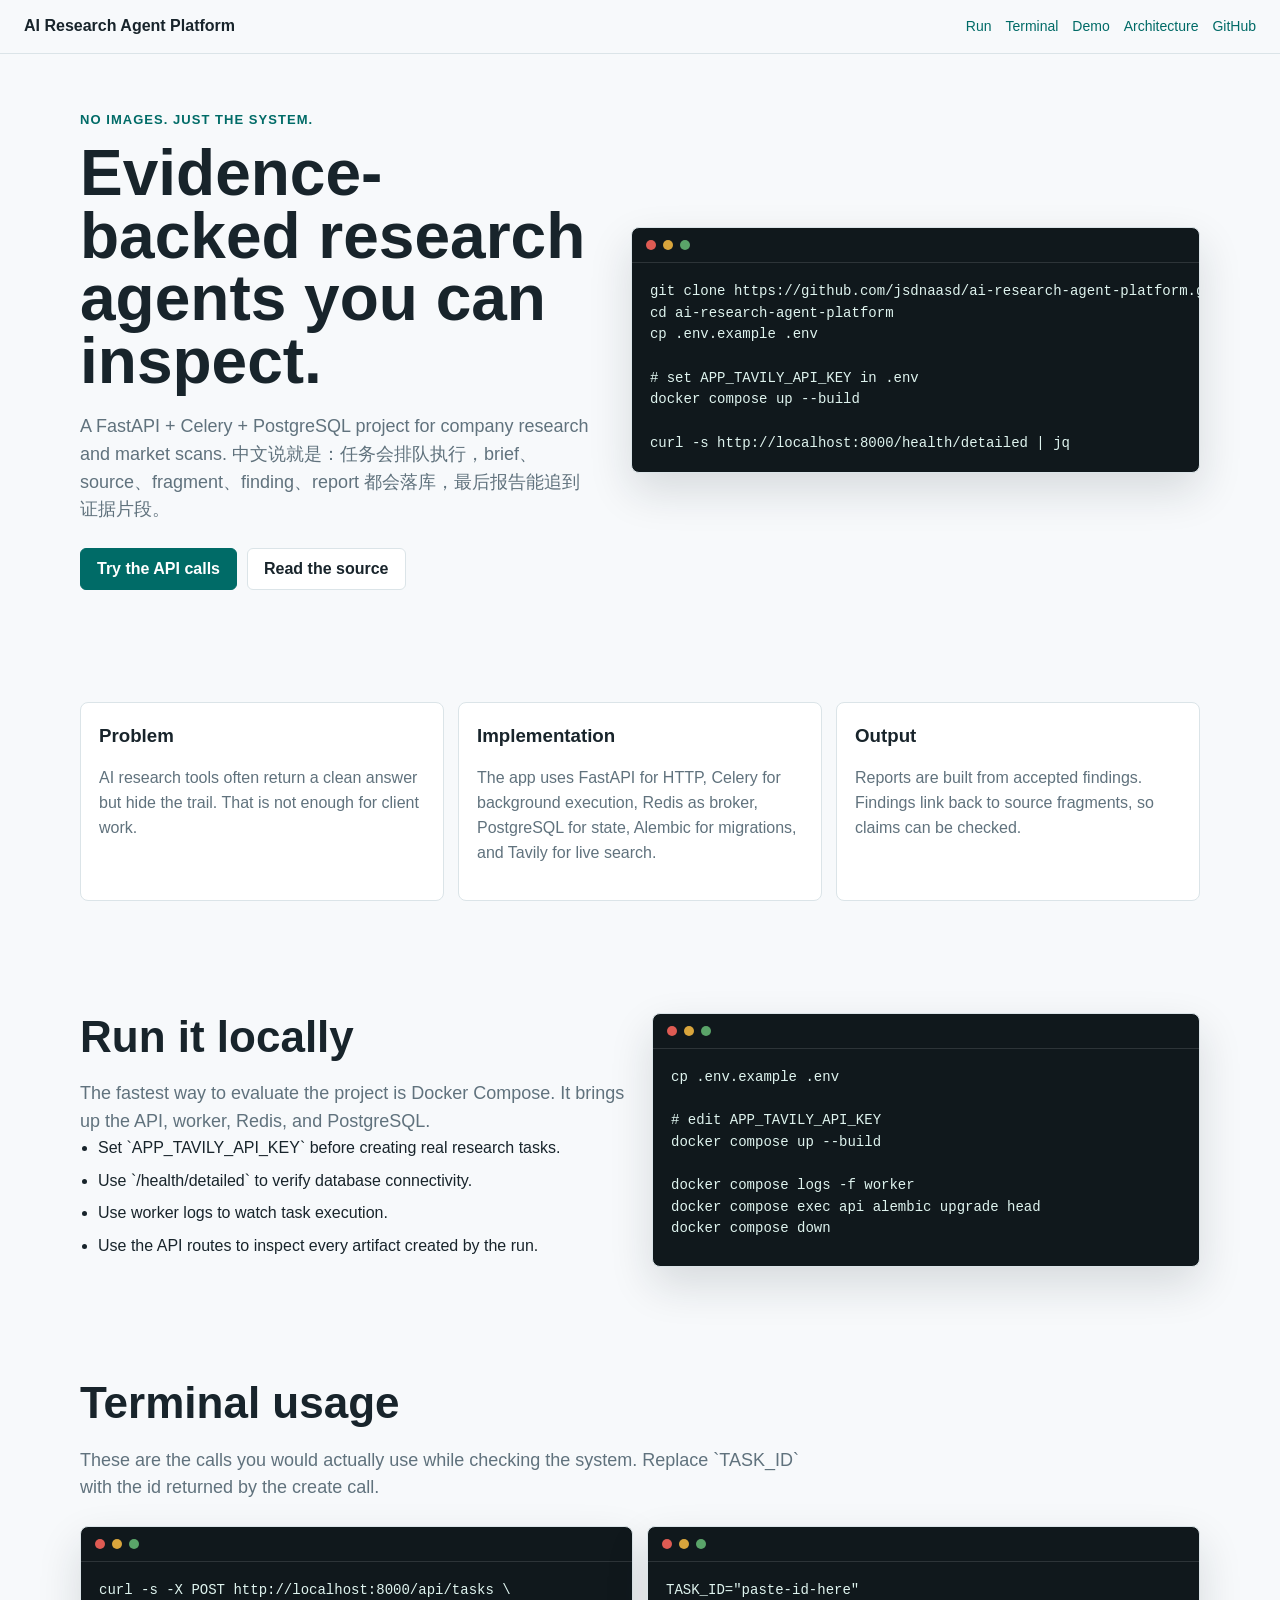
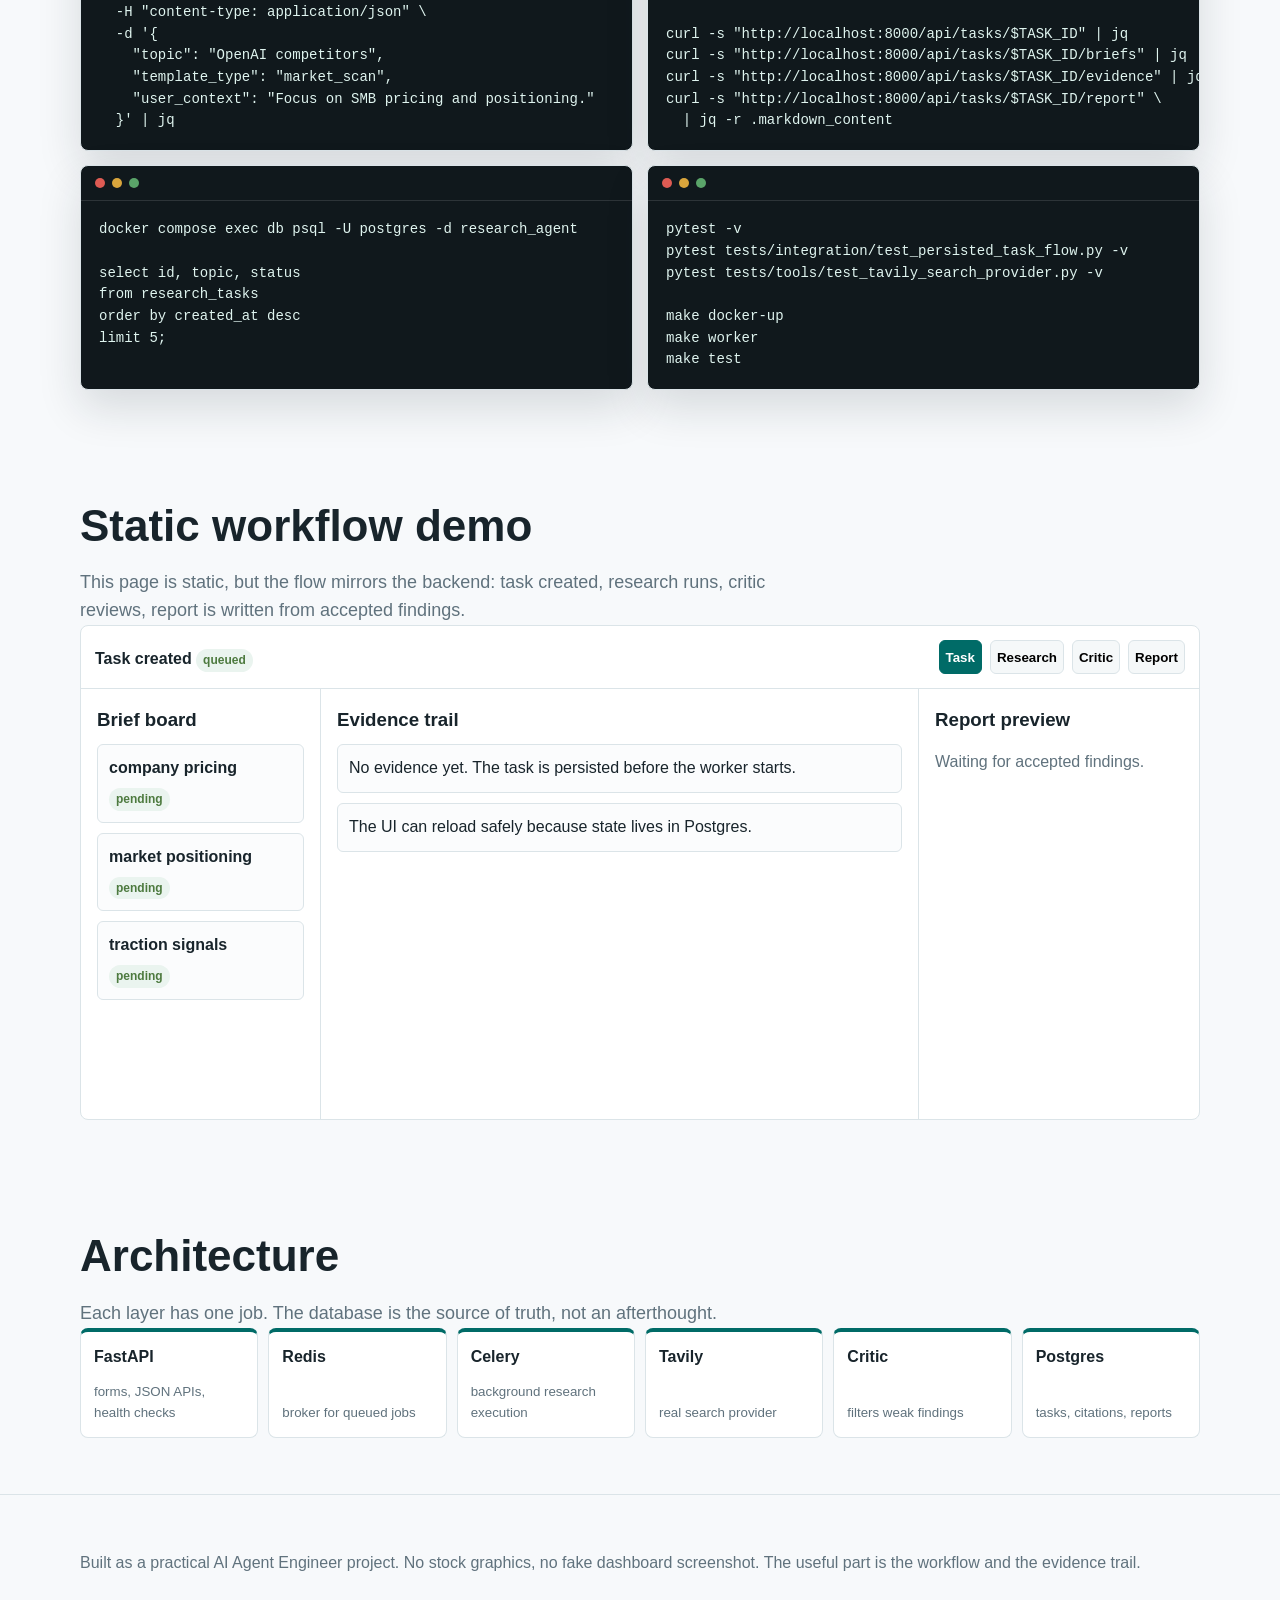
<file: index.html>
<!doctype html>
<html lang="en">
  <head>
    <meta charset="utf-8" />
    <meta name="viewport" content="width=device-width, initial-scale=1" />
    <title>AI Research Agent Platform</title>
    <meta name="description" content="A supervised multi-agent research backend with evidence-backed reports, FastAPI, Celery, PostgreSQL, and Tavily search." />
    <link rel="stylesheet" href="styles.css" />
  </head>
  <body>
    <header class="topbar">
      <a class="brand" href="#">AI Research Agent Platform</a>
      <nav class="nav">
        <a href="#run">Run</a>
        <a href="#terminal">Terminal</a>
        <a href="#demo">Demo</a>
        <a href="#architecture">Architecture</a>
        <a href="https://github.com/jsdnaasd/ai-research-agent-platform">GitHub</a>
      </nav>
    </header>

    <main>
      <section class="hero">
        <div class="inner hero-grid">
          <div>
            <p class="eyebrow">No images. Just the system.</p>
            <h1>Evidence-backed research agents you can inspect.</h1>
            <p class="lead">
              A FastAPI + Celery + PostgreSQL project for company research and market scans.
              中文说就是：任务会排队执行，brief、source、fragment、finding、report 都会落库，最后报告能追到证据片段。
            </p>
            <div class="actions">
              <a class="button primary" href="#terminal">Try the API calls</a>
              <a class="button" href="https://github.com/jsdnaasd/ai-research-agent-platform">Read the source</a>
            </div>
          </div>
          <div class="terminal" aria-label="Project quickstart command block">
            <div class="terminal-head"><span class="dot"></span><span class="dot"></span><span class="dot"></span></div>
            <pre><code>git clone https://github.com/jsdnaasd/ai-research-agent-platform.git
cd ai-research-agent-platform
cp .env.example .env

# set APP_TAVILY_API_KEY in .env
docker compose up --build

curl -s http://localhost:8000/health/detailed | jq</code></pre>
          </div>
        </div>
      </section>

      <section class="section">
        <div class="inner grid-3">
          <article class="card">
            <h3>Problem</h3>
            <p class="muted">
              AI research tools often return a clean answer but hide the trail. That is not enough for client work.
            </p>
          </article>
          <article class="card">
            <h3>Implementation</h3>
            <p class="muted">
              The app uses FastAPI for HTTP, Celery for background execution, Redis as broker, PostgreSQL for state,
              Alembic for migrations, and Tavily for live search.
            </p>
          </article>
          <article class="card">
            <h3>Output</h3>
            <p class="muted">
              Reports are built from accepted findings. Findings link back to source fragments, so claims can be checked.
            </p>
          </article>
        </div>
      </section>

      <section class="section" id="run">
        <div class="inner split">
          <div>
            <h2>Run it locally</h2>
            <p class="lead">
              The fastest way to evaluate the project is Docker Compose. It brings up the API, worker, Redis, and PostgreSQL.
            </p>
            <ul class="list">
              <li>Set `APP_TAVILY_API_KEY` before creating real research tasks.</li>
              <li>Use `/health/detailed` to verify database connectivity.</li>
              <li>Use worker logs to watch task execution.</li>
              <li>Use the API routes to inspect every artifact created by the run.</li>
            </ul>
          </div>
          <div class="terminal">
            <div class="terminal-head"><span class="dot"></span><span class="dot"></span><span class="dot"></span></div>
            <pre><code>cp .env.example .env

# edit APP_TAVILY_API_KEY
docker compose up --build

docker compose logs -f worker
docker compose exec api alembic upgrade head
docker compose down</code></pre>
          </div>
        </div>
      </section>

      <section class="section" id="terminal">
        <div class="inner">
          <h2>Terminal usage</h2>
          <p class="lead">
            These are the calls you would actually use while checking the system. Replace `TASK_ID` with the id returned by the create call.
          </p>
          <div class="command-grid">
            <article class="terminal">
              <div class="terminal-head"><span class="dot"></span><span class="dot"></span><span class="dot"></span></div>
              <pre><code>curl -s -X POST http://localhost:8000/api/tasks \
  -H "content-type: application/json" \
  -d '{
    "topic": "OpenAI competitors",
    "template_type": "market_scan",
    "user_context": "Focus on SMB pricing and positioning."
  }' | jq</code></pre>
            </article>
            <article class="terminal">
              <div class="terminal-head"><span class="dot"></span><span class="dot"></span><span class="dot"></span></div>
              <pre><code>TASK_ID="paste-id-here"

curl -s "http://localhost:8000/api/tasks/$TASK_ID" | jq
curl -s "http://localhost:8000/api/tasks/$TASK_ID/briefs" | jq
curl -s "http://localhost:8000/api/tasks/$TASK_ID/evidence" | jq
curl -s "http://localhost:8000/api/tasks/$TASK_ID/report" \
  | jq -r .markdown_content</code></pre>
            </article>
            <article class="terminal">
              <div class="terminal-head"><span class="dot"></span><span class="dot"></span><span class="dot"></span></div>
              <pre><code>docker compose exec db psql -U postgres -d research_agent

select id, topic, status
from research_tasks
order by created_at desc
limit 5;</code></pre>
            </article>
            <article class="terminal">
              <div class="terminal-head"><span class="dot"></span><span class="dot"></span><span class="dot"></span></div>
              <pre><code>pytest -v
pytest tests/integration/test_persisted_task_flow.py -v
pytest tests/tools/test_tavily_search_provider.py -v

make docker-up
make worker
make test</code></pre>
            </article>
          </div>
        </div>
      </section>

      <section class="section" id="demo">
        <div class="inner">
          <h2>Static workflow demo</h2>
          <p class="lead">
            This page is static, but the flow mirrors the backend: task created, research runs, critic reviews, report is written from accepted findings.
          </p>
          <div class="demo">
            <div class="demo-toolbar">
              <div><strong id="demo-title"></strong> <span class="tag" id="demo-status"></span></div>
              <div class="demo-buttons">
                <button data-state="task">Task</button>
                <button data-state="research">Research</button>
                <button data-state="critic">Critic</button>
                <button data-state="report">Report</button>
              </div>
            </div>
            <div class="demo-grid">
              <section class="pane">
                <h3>Brief board</h3>
                <div id="briefs"></div>
              </section>
              <section class="pane">
                <h3>Evidence trail</h3>
                <div id="evidence"></div>
              </section>
              <section class="pane">
                <h3>Report preview</h3>
                <p id="report" class="muted"></p>
              </section>
            </div>
          </div>
        </div>
      </section>

      <section class="section" id="architecture">
        <div class="inner">
          <h2>Architecture</h2>
          <p class="lead">
            Each layer has one job. The database is the source of truth, not an afterthought.
          </p>
          <div class="flow">
            <div class="node"><strong>FastAPI</strong><small>forms, JSON APIs, health checks</small></div>
            <div class="node"><strong>Redis</strong><small>broker for queued jobs</small></div>
            <div class="node"><strong>Celery</strong><small>background research execution</small></div>
            <div class="node"><strong>Tavily</strong><small>real search provider</small></div>
            <div class="node"><strong>Critic</strong><small>filters weak findings</small></div>
            <div class="node"><strong>Postgres</strong><small>tasks, citations, reports</small></div>
          </div>
        </div>
      </section>
    </main>

    <footer class="footer">
      <div class="inner">
        Built as a practical AI Agent Engineer project. No stock graphics, no fake dashboard screenshot. The useful part is the workflow and the evidence trail.
      </div>
    </footer>
    <script src="demo.js"></script>
  </body>
</html>
</file>
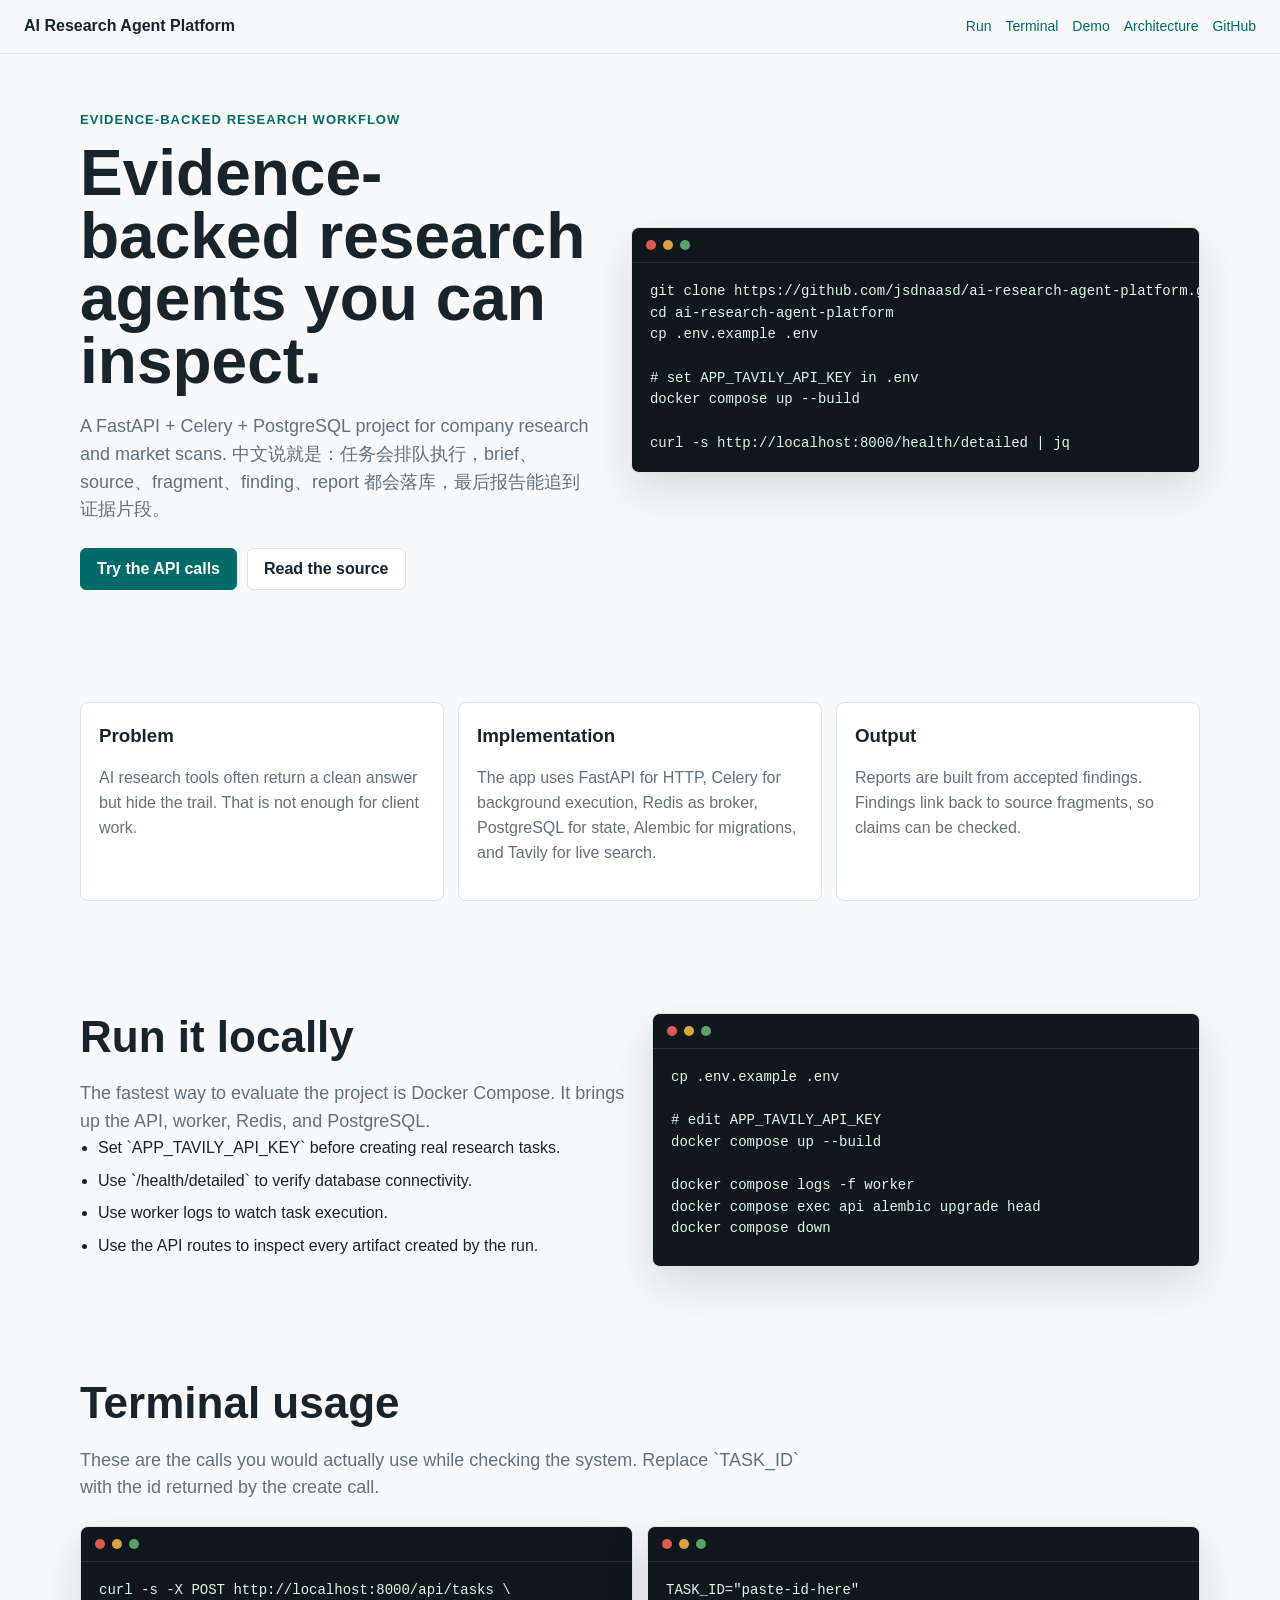
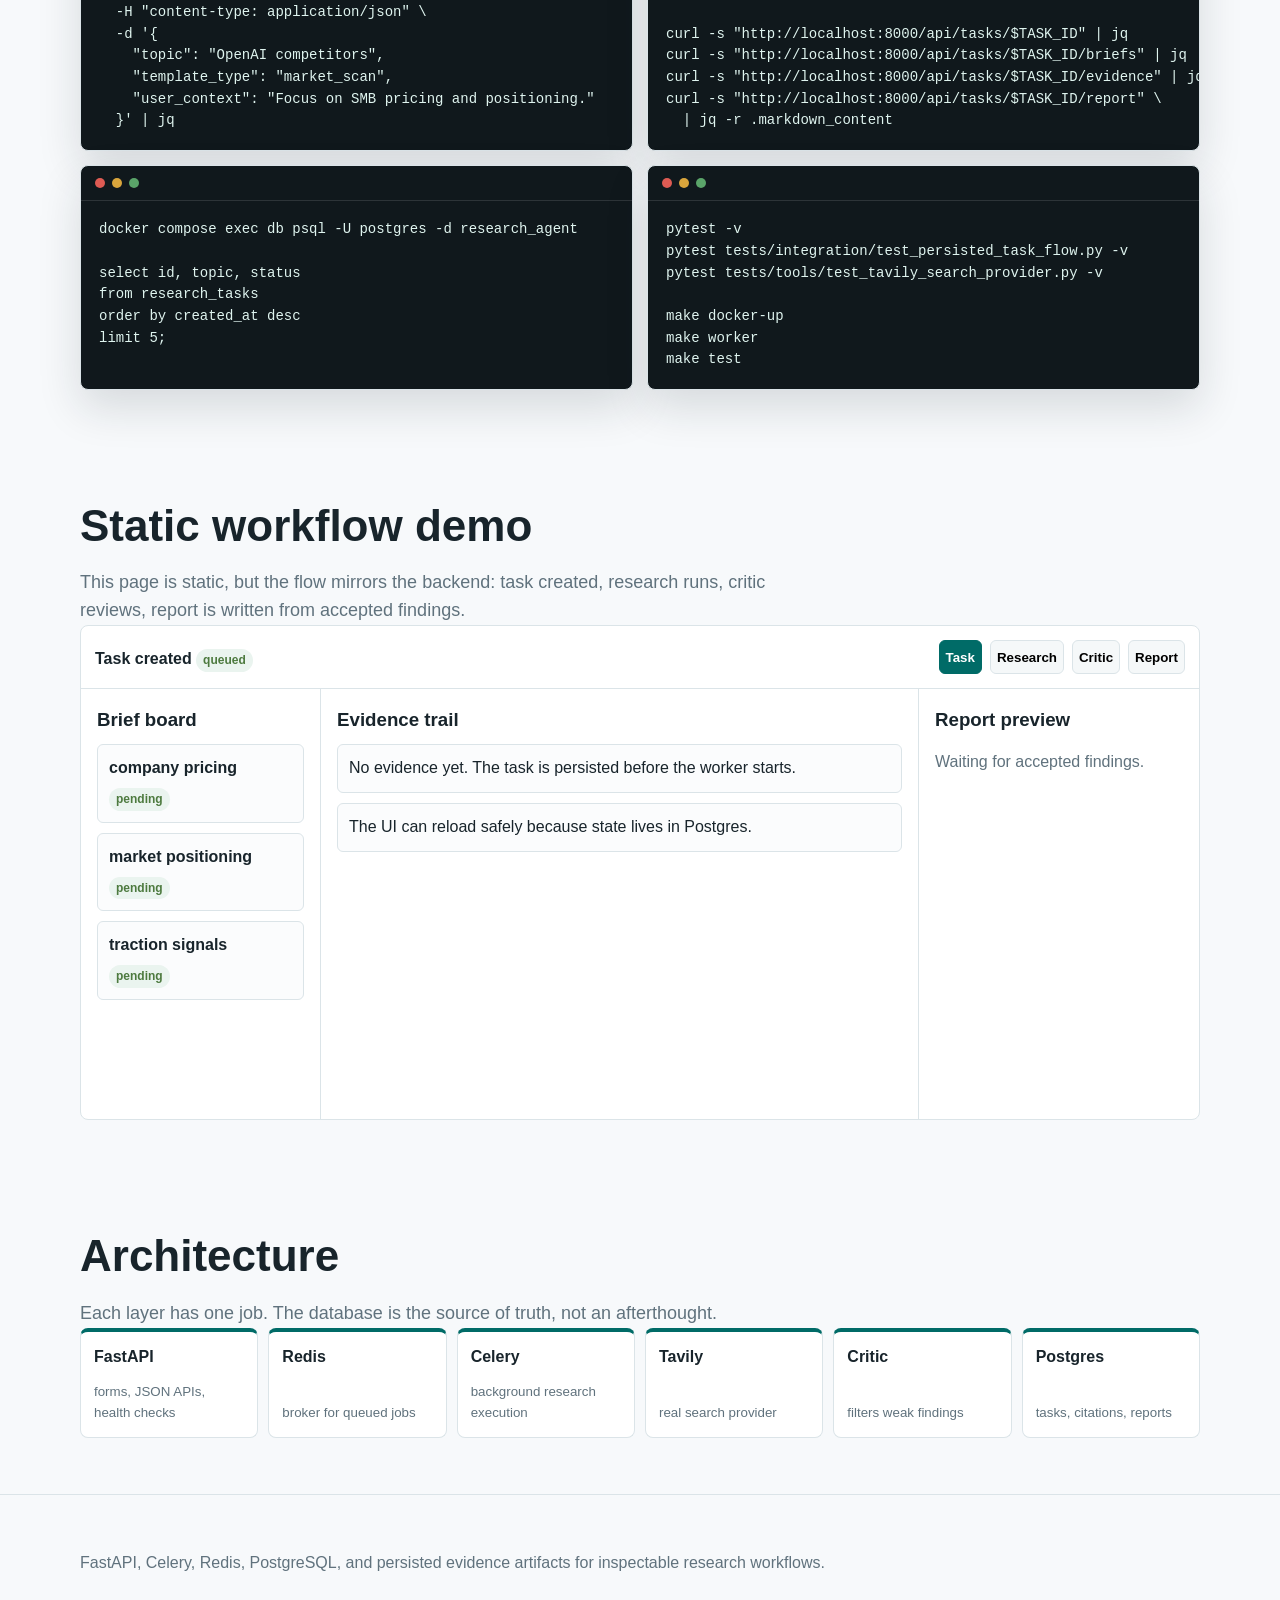
<file: io/index.html>
<!doctype html>
<html lang="en">
  <head>
    <meta charset="utf-8" />
    <meta name="viewport" content="width=device-width, initial-scale=1" />
    <title>AI Research Agent Platform</title>
    <meta name="description" content="A supervised multi-agent research backend with evidence-backed reports, FastAPI, Celery, PostgreSQL, and Tavily search." />
    <link rel="icon" href="data:image/svg+xml,%3Csvg xmlns='http://www.w3.org/2000/svg' viewBox='0 0 64 64'%3E%3Crect width='64' height='64' rx='14' fill='%23006b67'/%3E%3Ctext x='32' y='39' text-anchor='middle' font-family='Arial' font-size='20' font-weight='800' fill='white'%3EAR%3C/text%3E%3C/svg%3E" />
    <link rel="stylesheet" href="styles.css" />
  </head>
  <body>
    <header class="topbar">
      <a class="brand" href="#">AI Research Agent Platform</a>
      <nav class="nav">
        <a href="#run">Run</a>
        <a href="#terminal">Terminal</a>
        <a href="#demo">Demo</a>
        <a href="#architecture">Architecture</a>
        <a href="https://github.com/jsdnaasd/ai-research-agent-platform">GitHub</a>
      </nav>
    </header>

    <main>
      <section class="hero">
        <div class="inner hero-grid">
          <div>
            <p class="eyebrow">Evidence-backed research workflow</p>
            <h1>Evidence-backed research agents you can inspect.</h1>
            <p class="lead">
              A FastAPI + Celery + PostgreSQL project for company research and market scans.
              中文说就是：任务会排队执行，brief、source、fragment、finding、report 都会落库，最后报告能追到证据片段。
            </p>
            <div class="actions">
              <a class="button primary" href="#terminal">Try the API calls</a>
              <a class="button" href="https://github.com/jsdnaasd/ai-research-agent-platform">Read the source</a>
            </div>
          </div>
          <div class="terminal" aria-label="Project quickstart command block">
            <div class="terminal-head"><span class="dot"></span><span class="dot"></span><span class="dot"></span></div>
            <pre><code>git clone https://github.com/jsdnaasd/ai-research-agent-platform.git
cd ai-research-agent-platform
cp .env.example .env

# set APP_TAVILY_API_KEY in .env
docker compose up --build

curl -s http://localhost:8000/health/detailed | jq</code></pre>
          </div>
        </div>
      </section>

      <section class="section">
        <div class="inner grid-3">
          <article class="card">
            <h3>Problem</h3>
            <p class="muted">
              AI research tools often return a clean answer but hide the trail. That is not enough for client work.
            </p>
          </article>
          <article class="card">
            <h3>Implementation</h3>
            <p class="muted">
              The app uses FastAPI for HTTP, Celery for background execution, Redis as broker, PostgreSQL for state,
              Alembic for migrations, and Tavily for live search.
            </p>
          </article>
          <article class="card">
            <h3>Output</h3>
            <p class="muted">
              Reports are built from accepted findings. Findings link back to source fragments, so claims can be checked.
            </p>
          </article>
        </div>
      </section>

      <section class="section" id="run">
        <div class="inner split">
          <div>
            <h2>Run it locally</h2>
            <p class="lead">
              The fastest way to evaluate the project is Docker Compose. It brings up the API, worker, Redis, and PostgreSQL.
            </p>
            <ul class="list">
              <li>Set `APP_TAVILY_API_KEY` before creating real research tasks.</li>
              <li>Use `/health/detailed` to verify database connectivity.</li>
              <li>Use worker logs to watch task execution.</li>
              <li>Use the API routes to inspect every artifact created by the run.</li>
            </ul>
          </div>
          <div class="terminal">
            <div class="terminal-head"><span class="dot"></span><span class="dot"></span><span class="dot"></span></div>
            <pre><code>cp .env.example .env

# edit APP_TAVILY_API_KEY
docker compose up --build

docker compose logs -f worker
docker compose exec api alembic upgrade head
docker compose down</code></pre>
          </div>
        </div>
      </section>

      <section class="section" id="terminal">
        <div class="inner">
          <h2>Terminal usage</h2>
          <p class="lead">
            These are the calls you would actually use while checking the system. Replace `TASK_ID` with the id returned by the create call.
          </p>
          <div class="command-grid">
            <article class="terminal">
              <div class="terminal-head"><span class="dot"></span><span class="dot"></span><span class="dot"></span></div>
              <pre><code>curl -s -X POST http://localhost:8000/api/tasks \
  -H "content-type: application/json" \
  -d '{
    "topic": "OpenAI competitors",
    "template_type": "market_scan",
    "user_context": "Focus on SMB pricing and positioning."
  }' | jq</code></pre>
            </article>
            <article class="terminal">
              <div class="terminal-head"><span class="dot"></span><span class="dot"></span><span class="dot"></span></div>
              <pre><code>TASK_ID="paste-id-here"

curl -s "http://localhost:8000/api/tasks/$TASK_ID" | jq
curl -s "http://localhost:8000/api/tasks/$TASK_ID/briefs" | jq
curl -s "http://localhost:8000/api/tasks/$TASK_ID/evidence" | jq
curl -s "http://localhost:8000/api/tasks/$TASK_ID/report" \
  | jq -r .markdown_content</code></pre>
            </article>
            <article class="terminal">
              <div class="terminal-head"><span class="dot"></span><span class="dot"></span><span class="dot"></span></div>
              <pre><code>docker compose exec db psql -U postgres -d research_agent

select id, topic, status
from research_tasks
order by created_at desc
limit 5;</code></pre>
            </article>
            <article class="terminal">
              <div class="terminal-head"><span class="dot"></span><span class="dot"></span><span class="dot"></span></div>
              <pre><code>pytest -v
pytest tests/integration/test_persisted_task_flow.py -v
pytest tests/tools/test_tavily_search_provider.py -v

make docker-up
make worker
make test</code></pre>
            </article>
          </div>
        </div>
      </section>

      <section class="section" id="demo">
        <div class="inner">
          <h2>Static workflow demo</h2>
          <p class="lead">
            This page is static, but the flow mirrors the backend: task created, research runs, critic reviews, report is written from accepted findings.
          </p>
          <div class="demo">
            <div class="demo-toolbar">
              <div><strong id="demo-title"></strong> <span class="tag" id="demo-status"></span></div>
              <div class="demo-buttons">
                <button data-state="task">Task</button>
                <button data-state="research">Research</button>
                <button data-state="critic">Critic</button>
                <button data-state="report">Report</button>
              </div>
            </div>
            <div class="demo-grid">
              <section class="pane">
                <h3>Brief board</h3>
                <div id="briefs"></div>
              </section>
              <section class="pane">
                <h3>Evidence trail</h3>
                <div id="evidence"></div>
              </section>
              <section class="pane">
                <h3>Report preview</h3>
                <p id="report" class="muted"></p>
              </section>
            </div>
          </div>
        </div>
      </section>

      <section class="section" id="architecture">
        <div class="inner">
          <h2>Architecture</h2>
          <p class="lead">
            Each layer has one job. The database is the source of truth, not an afterthought.
          </p>
          <div class="flow">
            <div class="node"><strong>FastAPI</strong><small>forms, JSON APIs, health checks</small></div>
            <div class="node"><strong>Redis</strong><small>broker for queued jobs</small></div>
            <div class="node"><strong>Celery</strong><small>background research execution</small></div>
            <div class="node"><strong>Tavily</strong><small>real search provider</small></div>
            <div class="node"><strong>Critic</strong><small>filters weak findings</small></div>
            <div class="node"><strong>Postgres</strong><small>tasks, citations, reports</small></div>
          </div>
        </div>
      </section>
    </main>

    <footer class="footer">
      <div class="inner">
        FastAPI, Celery, Redis, PostgreSQL, and persisted evidence artifacts for inspectable research workflows.
      </div>
    </footer>
    <script src="demo.js"></script>
  </body>
</html>
</file>
<file: styles.css>
:root {
  --bg: #f7f9fb;
  --surface: #ffffff;
  --ink: #18242b;
  --muted: #60727d;
  --line: #dbe4e8;
  --teal: #006b67;
  --blue: #245f84;
  --green: #4d7a3f;
  --amber: #a96016;
  --red: #b0443e;
  --code: #10181c;
}

* {
  box-sizing: border-box;
}

html {
  scroll-behavior: smooth;
}

body {
  margin: 0;
  color: var(--ink);
  background: var(--bg);
  font-family: ui-sans-serif, -apple-system, BlinkMacSystemFont, "Segoe UI", sans-serif;
  line-height: 1.55;
}

a {
  color: var(--teal);
}

.topbar {
  position: sticky;
  top: 0;
  z-index: 10;
  display: flex;
  justify-content: space-between;
  align-items: center;
  gap: 18px;
  padding: 14px 24px;
  border-bottom: 1px solid var(--line);
  background: rgba(247, 249, 251, 0.92);
  backdrop-filter: blur(12px);
}

.brand {
  color: var(--ink);
  font-weight: 760;
  text-decoration: none;
}

.nav {
  display: flex;
  gap: 14px;
  flex-wrap: wrap;
  font-size: 14px;
}

.nav a {
  text-decoration: none;
}

.hero,
.section,
.footer {
  padding: 56px 24px;
}

.inner {
  width: min(1120px, 100%);
  margin: 0 auto;
}

.hero-grid {
  display: grid;
  grid-template-columns: minmax(0, 0.95fr) minmax(420px, 1.05fr);
  gap: 36px;
  align-items: center;
}

.eyebrow {
  margin: 0 0 12px;
  color: var(--teal);
  font-weight: 760;
  font-size: 13px;
  letter-spacing: 0.08em;
  text-transform: uppercase;
}

h1 {
  margin: 0;
  font-size: clamp(38px, 5vw, 70px);
  line-height: 0.98;
  letter-spacing: 0;
}

h2 {
  margin: 0 0 10px;
  font-size: clamp(28px, 4vw, 44px);
  line-height: 1.08;
  letter-spacing: 0;
}

h3 {
  margin: 0 0 10px;
}

.lead {
  max-width: 740px;
  margin: 20px 0 0;
  color: var(--muted);
  font-size: 18px;
}

.actions {
  display: flex;
  flex-wrap: wrap;
  gap: 10px;
  margin-top: 24px;
}

.button {
  display: inline-flex;
  align-items: center;
  justify-content: center;
  min-height: 42px;
  padding: 0 16px;
  border: 1px solid var(--line);
  border-radius: 6px;
  background: var(--surface);
  color: var(--ink);
  text-decoration: none;
  font-weight: 720;
}

.button.primary {
  background: var(--teal);
  border-color: var(--teal);
  color: white;
}

.terminal {
  border: 1px solid var(--line);
  border-radius: 8px;
  background: var(--code);
  color: #dff4ef;
  overflow: hidden;
  box-shadow: 0 18px 44px rgba(21, 35, 42, 0.14);
}

.terminal-head {
  display: flex;
  gap: 7px;
  padding: 12px 14px;
  border-bottom: 1px solid rgba(255, 255, 255, 0.12);
}

.dot {
  width: 10px;
  height: 10px;
  border-radius: 50%;
  background: #de5b53;
}

.dot:nth-child(2) {
  background: #d9a53c;
}

.dot:nth-child(3) {
  background: #5aa469;
}

pre {
  margin: 0;
  overflow-x: auto;
  padding: 18px;
  font-size: 14px;
}

.grid-3 {
  display: grid;
  grid-template-columns: repeat(3, 1fr);
  gap: 14px;
}

.card {
  border: 1px solid var(--line);
  border-radius: 8px;
  background: var(--surface);
  padding: 18px;
}

.muted {
  color: var(--muted);
}

.flow {
  display: grid;
  grid-template-columns: repeat(6, 1fr);
  gap: 10px;
  align-items: stretch;
}

.node {
  min-height: 110px;
  display: flex;
  flex-direction: column;
  justify-content: space-between;
  border: 1px solid var(--line);
  border-top: 4px solid var(--teal);
  border-radius: 8px;
  background: var(--surface);
  padding: 13px;
}

.node small {
  color: var(--muted);
}

.demo {
  border: 1px solid var(--line);
  border-radius: 8px;
  background: var(--surface);
  overflow: hidden;
}

.demo-toolbar {
  display: flex;
  justify-content: space-between;
  align-items: center;
  gap: 12px;
  padding: 14px;
  border-bottom: 1px solid var(--line);
}

.demo-buttons {
  display: flex;
  gap: 8px;
  flex-wrap: wrap;
}

.demo-buttons button {
  min-height: 34px;
  border: 1px solid var(--line);
  border-radius: 6px;
  background: #f5f8f9;
  cursor: pointer;
  font-weight: 650;
}

.demo-buttons button.active {
  background: var(--teal);
  border-color: var(--teal);
  color: white;
}

.demo-grid {
  display: grid;
  grid-template-columns: 240px 1fr 280px;
  min-height: 430px;
}

.pane {
  padding: 16px;
  border-right: 1px solid var(--line);
}

.pane:last-child {
  border-right: 0;
}

.row {
  border: 1px solid var(--line);
  border-radius: 6px;
  padding: 11px;
  margin-bottom: 10px;
  background: #fbfcfd;
}

.tag {
  display: inline-flex;
  margin-top: 7px;
  padding: 2px 7px;
  border-radius: 999px;
  background: #eaf4ef;
  color: var(--green);
  font-size: 12px;
  font-weight: 760;
}

.tag.warn {
  background: #fff1db;
  color: var(--amber);
}

.tag.fail {
  background: #fae8e6;
  color: var(--red);
}

.split {
  display: grid;
  grid-template-columns: 1fr 1fr;
  gap: 24px;
}

.command-grid {
  display: grid;
  grid-template-columns: repeat(2, minmax(0, 1fr));
  gap: 14px;
  margin-top: 24px;
}

.list {
  margin: 0;
  padding-left: 18px;
}

.list li {
  margin-bottom: 8px;
}

.footer {
  border-top: 1px solid var(--line);
  color: var(--muted);
}

@media (max-width: 920px) {
  .hero-grid,
  .grid-3,
  .flow,
  .demo-grid,
  .command-grid,
  .split {
    grid-template-columns: 1fr;
  }

  .pane {
    border-right: 0;
    border-bottom: 1px solid var(--line);
  }
}
</file>
<file: io/styles.css>
:root {
  --bg: #f7f9fb;
  --surface: #ffffff;
  --ink: #18242b;
  --muted: #60727d;
  --line: #dbe4e8;
  --teal: #006b67;
  --blue: #245f84;
  --green: #4d7a3f;
  --amber: #a96016;
  --red: #b0443e;
  --code: #10181c;
}

* {
  box-sizing: border-box;
}

html {
  scroll-behavior: smooth;
}

body {
  margin: 0;
  color: var(--ink);
  background: var(--bg);
  font-family: ui-sans-serif, -apple-system, BlinkMacSystemFont, "Segoe UI", sans-serif;
  line-height: 1.55;
}

a {
  color: var(--teal);
}

.topbar {
  position: sticky;
  top: 0;
  z-index: 10;
  display: flex;
  justify-content: space-between;
  align-items: center;
  gap: 18px;
  padding: 14px 24px;
  border-bottom: 1px solid var(--line);
  background: rgba(247, 249, 251, 0.92);
  backdrop-filter: blur(12px);
}

.brand {
  color: var(--ink);
  font-weight: 760;
  text-decoration: none;
}

.nav {
  display: flex;
  gap: 14px;
  flex-wrap: wrap;
  font-size: 14px;
}

.nav a {
  text-decoration: none;
}

.hero,
.section,
.footer {
  padding: 56px 24px;
}

.inner {
  width: min(1120px, 100%);
  margin: 0 auto;
}

.hero-grid {
  display: grid;
  grid-template-columns: minmax(0, 0.95fr) minmax(420px, 1.05fr);
  gap: 36px;
  align-items: center;
}

.eyebrow {
  margin: 0 0 12px;
  color: var(--teal);
  font-weight: 760;
  font-size: 13px;
  letter-spacing: 0.08em;
  text-transform: uppercase;
}

h1 {
  margin: 0;
  font-size: clamp(38px, 5vw, 70px);
  line-height: 0.98;
  letter-spacing: 0;
}

h2 {
  margin: 0 0 10px;
  font-size: clamp(28px, 4vw, 44px);
  line-height: 1.08;
  letter-spacing: 0;
}

h3 {
  margin: 0 0 10px;
}

.lead {
  max-width: 740px;
  margin: 20px 0 0;
  color: var(--muted);
  font-size: 18px;
}

.actions {
  display: flex;
  flex-wrap: wrap;
  gap: 10px;
  margin-top: 24px;
}

.button {
  display: inline-flex;
  align-items: center;
  justify-content: center;
  min-height: 42px;
  padding: 0 16px;
  border: 1px solid var(--line);
  border-radius: 6px;
  background: var(--surface);
  color: var(--ink);
  text-decoration: none;
  font-weight: 720;
}

.button.primary {
  background: var(--teal);
  border-color: var(--teal);
  color: white;
}

.terminal {
  border: 1px solid var(--line);
  border-radius: 8px;
  background: var(--code);
  color: #dff4ef;
  overflow: hidden;
  box-shadow: 0 18px 44px rgba(21, 35, 42, 0.14);
}

.terminal-head {
  display: flex;
  gap: 7px;
  padding: 12px 14px;
  border-bottom: 1px solid rgba(255, 255, 255, 0.12);
}

.dot {
  width: 10px;
  height: 10px;
  border-radius: 50%;
  background: #de5b53;
}

.dot:nth-child(2) {
  background: #d9a53c;
}

.dot:nth-child(3) {
  background: #5aa469;
}

pre {
  margin: 0;
  overflow-x: auto;
  padding: 18px;
  font-size: 14px;
}

.grid-3 {
  display: grid;
  grid-template-columns: repeat(3, 1fr);
  gap: 14px;
}

.card {
  border: 1px solid var(--line);
  border-radius: 8px;
  background: var(--surface);
  padding: 18px;
}

.muted {
  color: var(--muted);
}

.flow {
  display: grid;
  grid-template-columns: repeat(6, 1fr);
  gap: 10px;
  align-items: stretch;
}

.node {
  min-height: 110px;
  display: flex;
  flex-direction: column;
  justify-content: space-between;
  border: 1px solid var(--line);
  border-top: 4px solid var(--teal);
  border-radius: 8px;
  background: var(--surface);
  padding: 13px;
}

.node small {
  color: var(--muted);
}

.demo {
  border: 1px solid var(--line);
  border-radius: 8px;
  background: var(--surface);
  overflow: hidden;
}

.demo-toolbar {
  display: flex;
  justify-content: space-between;
  align-items: center;
  gap: 12px;
  padding: 14px;
  border-bottom: 1px solid var(--line);
}

.demo-buttons {
  display: flex;
  gap: 8px;
  flex-wrap: wrap;
}

.demo-buttons button {
  min-height: 34px;
  border: 1px solid var(--line);
  border-radius: 6px;
  background: #f5f8f9;
  cursor: pointer;
  font-weight: 650;
}

.demo-buttons button.active {
  background: var(--teal);
  border-color: var(--teal);
  color: white;
}

.demo-grid {
  display: grid;
  grid-template-columns: 240px 1fr 280px;
  min-height: 430px;
}

.pane {
  padding: 16px;
  border-right: 1px solid var(--line);
}

.pane:last-child {
  border-right: 0;
}

.row {
  border: 1px solid var(--line);
  border-radius: 6px;
  padding: 11px;
  margin-bottom: 10px;
  background: #fbfcfd;
}

.tag {
  display: inline-flex;
  margin-top: 7px;
  padding: 2px 7px;
  border-radius: 999px;
  background: #eaf4ef;
  color: var(--green);
  font-size: 12px;
  font-weight: 760;
}

.tag.warn {
  background: #fff1db;
  color: var(--amber);
}

.tag.fail {
  background: #fae8e6;
  color: var(--red);
}

.split {
  display: grid;
  grid-template-columns: 1fr 1fr;
  gap: 24px;
}

.command-grid {
  display: grid;
  grid-template-columns: repeat(2, minmax(0, 1fr));
  gap: 14px;
  margin-top: 24px;
}

.list {
  margin: 0;
  padding-left: 18px;
}

.list li {
  margin-bottom: 8px;
}

.footer {
  border-top: 1px solid var(--line);
  color: var(--muted);
}

@media (max-width: 920px) {
  .hero-grid,
  .grid-3,
  .flow,
  .demo-grid,
  .command-grid,
  .split {
    grid-template-columns: 1fr;
  }

  .pane {
    border-right: 0;
    border-bottom: 1px solid var(--line);
  }
}
</file>
